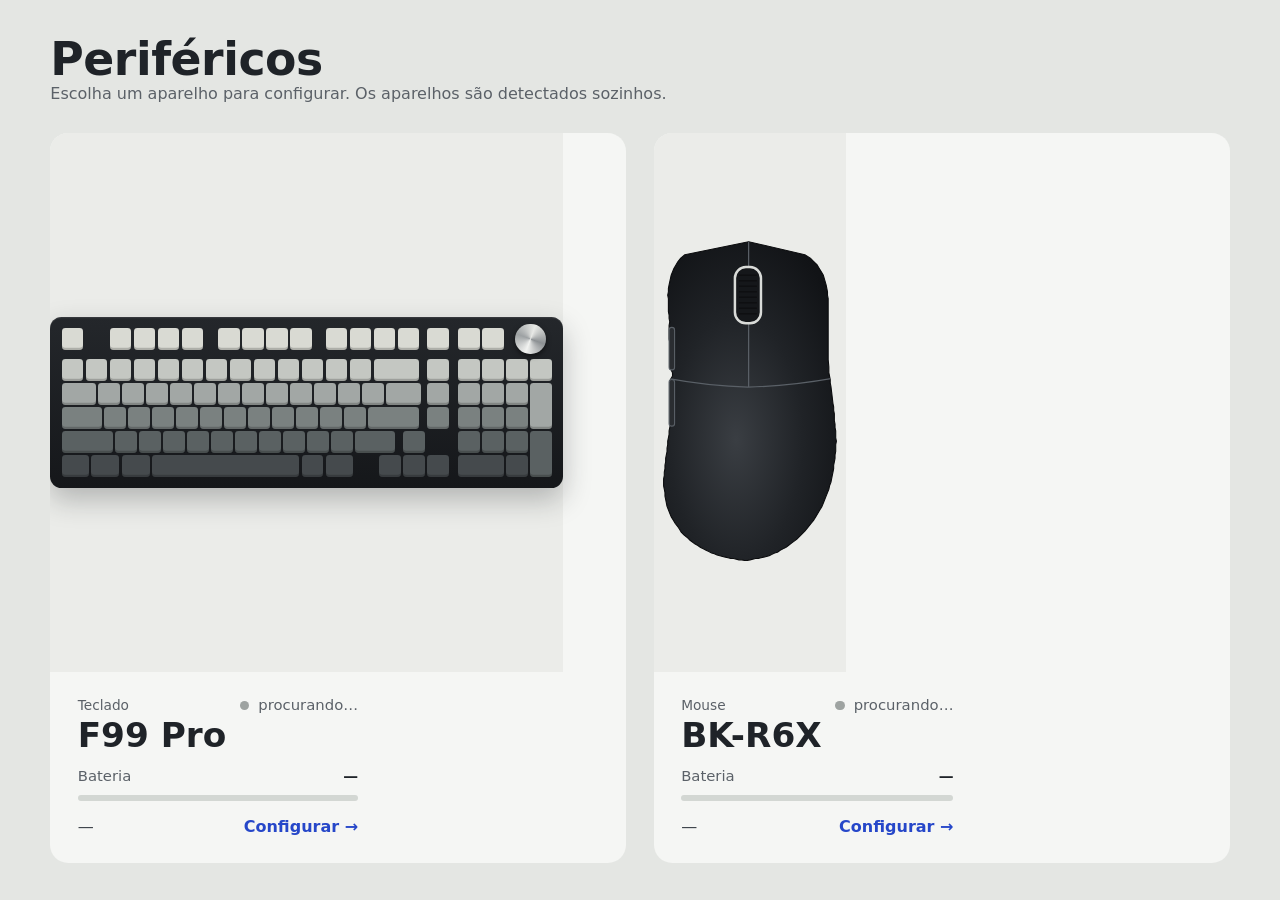
<file: app/ui/index.html>
<!doctype html>
<html lang="pt-BR">
<head>
<meta charset="utf-8">
<title>Gerenciador de Periféricos</title>
<link rel="stylesheet" href="estilo.css">
<script>
// guarda os erros da interface e manda para o registro do Python quando a ponte existir
window.__erros = [];
const __reg = (t) => { window.__erros.push(t); __enviar(); };
function __enviar() { const api = window.pywebview && window.pywebview.api; if (!api || !api.registrar) return setTimeout(__enviar, 300);
  while (window.__erros.length) api.registrar(window.__erros.shift()); }
window.addEventListener("error", (e) => __reg(`ERRO ${e.message} em ${(e.filename || "").split("/").pop()}:${e.lineno}`));
window.addEventListener("unhandledrejection", (e) => __reg(`PROMESSA ${e.reason}`));
</script>
</head>
<body>

<!-- ===================== INÍCIO ===================== -->
<section id="inicio" class="tela ativa" aria-label="Início">
<header class="topo">
<div><h1>Periféricos</h1><span class="sub">Escolha um aparelho para configurar. Os aparelhos são detectados sozinhos.</span></div>
<div style="display: flex; align-items: center; gap: 14px">
<span class="pequeno" id="versao"></span>
</div>
</header>
<div class="cartoes">
<button class="cartao" data-ir="teclado" aria-label="Abrir as configurações do teclado">
<div class="palco"><div id="mini-teclado" aria-hidden="true"></div></div>
<div class="dados">
<div class="linha-nome">
<span class="nome"><span class="pequeno">Teclado</span><b>F99 Pro</b></span>
<span class="status"><span class="ponto" id="t-ponto"></span><span id="t-conexao">procurando…</span></span>
</div>
<div class="bateria"><span class="rotulo"><span class="sub">Bateria</span><b id="t-bat">—</b></span><span class="trilho"><span id="t-bat-barra" style="width: 0%"></span></span></div>
<div class="aviso" id="t-aviso"></div>
<span class="rodape-cartao"><span class="resumo" id="t-resumo">—</span><span class="ir">Configurar →</span></span>
</div>
</button>

<button class="cartao" data-ir="mouse" aria-label="Abrir as configurações do mouse">
<div class="palco">
<svg viewBox="0 0 140 235" width="168" height="282" aria-hidden="true">
<defs>
<radialGradient id="corpo" cx="0.42" cy="0.62" r="0.7"><stop offset="0" style="stop-color: var(--mouse-claro)"/><stop offset="0.55" style="stop-color: var(--mouse-meio)"/><stop offset="1" style="stop-color: var(--mouse-escuro)"/></radialGradient>
<clipPath id="casca"><path d="M69.0 0.5 L22.5 10.0 L19.5 12.5 L17.5 15.0 L16.0 17.5 L14.5 20.0 L13.5 22.5 L12.5 25.0 L11.0 32.0 L10.5 34.5 L10.5 37.0 L10.0 39.5 L10.5 42.0 L10.5 44.5 L10.5 51.5 L11.0 54.0 L11.0 56.5 L11.5 59.0 L11.0 61.5 L11.0 64.0 L11.0 66.5 L11.0 69.0 L11.0 71.5 L11.5 74.0 L11.5 76.5 L11.5 79.0 L11.5 81.5 L11.5 84.0 L11.5 86.5 L11.5 92.0 L13.5 96.0 L13.5 98.5 L12.0 101.0 L12.0 103.5 L12.0 106.0 L12.5 110.0 L13.0 118.5 L13.0 121.0 L12.5 123.5 L12.5 126.0 L12.5 128.5 L12.0 131.0 L12.0 133.5 L11.5 136.0 L11.0 138.5 L11.0 141.0 L10.5 143.5 L10.0 146.0 L10.0 148.5 L9.5 151.0 L9.5 153.5 L9.0 156.0 L8.5 158.5 L8.5 161.0 L8.0 163.5 L8.0 166.0 L7.5 168.5 L7.5 171.0 L7.0 173.5 L7.0 176.0 L7.0 178.5 L7.5 181.0 L8.0 183.5 L8.0 186.0 L8.5 188.5 L9.0 191.0 L9.5 193.5 L10.5 196.0 L11.5 198.5 L12.5 201.0 L14.0 203.5 L15.5 206.0 L17.5 208.5 L18.5 210.0 L20.0 212.5 L22.0 214.5 L24.0 216.0 L26.0 218.0 L28.0 219.5 L30.0 221.0 L32.0 222.0 L34.0 223.5 L36.0 224.5 L38.0 225.5 L40.0 226.5 L42.0 227.5 L44.0 228.0 L46.0 229.0 L48.0 229.5 L50.0 230.0 L52.0 230.5 L54.0 231.0 L56.0 231.5 L58.0 231.5 L60.0 232.0 L62.0 232.5 L64.0 232.5 L66.0 233.0 L68.0 233.0 L70.0 232.5 L72.0 232.0 L74.0 231.5 L76.0 231.5 L78.0 231.0 L80.0 230.5 L82.0 230.0 L84.0 229.5 L86.0 228.5 L88.0 227.5 L90.0 227.0 L92.0 225.5 L94.0 224.5 L96.0 223.5 L98.0 222.0 L100.0 220.5 L102.0 219.0 L104.0 217.5 L106.0 215.5 L108.0 213.5 L110.0 211.5 L112.5 208.5 L114.5 206.0 L116.5 203.5 L118.0 201.0 L119.5 198.5 L121.0 196.0 L122.5 193.5 L123.5 191.0 L124.5 188.5 L125.5 186.0 L126.5 183.5 L127.5 181.0 L128.0 178.5 L129.0 176.0 L129.5 173.5 L130.0 171.0 L130.5 168.5 L131.0 166.0 L131.0 163.5 L131.5 161.0 L132.0 158.5 L132.0 156.0 L132.5 153.5 L132.5 151.0 L132.5 148.5 L133.0 146.0 L132.5 143.5 L132.5 141.0 L132.5 138.5 L132.0 136.0 L132.0 133.5 L131.5 131.0 L131.5 128.5 L131.5 126.0 L131.0 123.5 L131.0 121.0 L130.5 118.5 L129.5 110.0 L129.0 106.0 L128.5 103.5 L128.5 101.0 L128.0 98.5 L127.5 96.0 L127.5 92.0 L127.0 86.5 L127.0 84.0 L127.0 81.5 L127.0 79.0 L127.0 76.5 L127.0 74.0 L127.0 71.5 L127.0 69.0 L127.0 66.5 L127.0 64.0 L127.0 61.5 L127.0 59.0 L127.0 56.5 L127.0 54.0 L127.0 51.5 L127.0 44.5 L127.0 42.0 L126.5 39.5 L126.5 37.0 L126.0 34.5 L125.5 32.0 L123.5 25.0 L122.0 22.5 L120.5 20.0 L119.0 17.5 L116.5 15.0 L114.0 12.5 L110.0 10.0 Z"/></clipPath>
</defs>
<path d="M69.0 0.5 L22.5 10.0 L19.5 12.5 L17.5 15.0 L16.0 17.5 L14.5 20.0 L13.5 22.5 L12.5 25.0 L11.0 32.0 L10.5 34.5 L10.5 37.0 L10.0 39.5 L10.5 42.0 L10.5 44.5 L10.5 51.5 L11.0 54.0 L11.0 56.5 L11.5 59.0 L11.0 61.5 L11.0 64.0 L11.0 66.5 L11.0 69.0 L11.0 71.5 L11.5 74.0 L11.5 76.5 L11.5 79.0 L11.5 81.5 L11.5 84.0 L11.5 86.5 L11.5 92.0 L13.5 96.0 L13.5 98.5 L12.0 101.0 L12.0 103.5 L12.0 106.0 L12.5 110.0 L13.0 118.5 L13.0 121.0 L12.5 123.5 L12.5 126.0 L12.5 128.5 L12.0 131.0 L12.0 133.5 L11.5 136.0 L11.0 138.5 L11.0 141.0 L10.5 143.5 L10.0 146.0 L10.0 148.5 L9.5 151.0 L9.5 153.5 L9.0 156.0 L8.5 158.5 L8.5 161.0 L8.0 163.5 L8.0 166.0 L7.5 168.5 L7.5 171.0 L7.0 173.5 L7.0 176.0 L7.0 178.5 L7.5 181.0 L8.0 183.5 L8.0 186.0 L8.5 188.5 L9.0 191.0 L9.5 193.5 L10.5 196.0 L11.5 198.5 L12.5 201.0 L14.0 203.5 L15.5 206.0 L17.5 208.5 L18.5 210.0 L20.0 212.5 L22.0 214.5 L24.0 216.0 L26.0 218.0 L28.0 219.5 L30.0 221.0 L32.0 222.0 L34.0 223.5 L36.0 224.5 L38.0 225.5 L40.0 226.5 L42.0 227.5 L44.0 228.0 L46.0 229.0 L48.0 229.5 L50.0 230.0 L52.0 230.5 L54.0 231.0 L56.0 231.5 L58.0 231.5 L60.0 232.0 L62.0 232.5 L64.0 232.5 L66.0 233.0 L68.0 233.0 L70.0 232.5 L72.0 232.0 L74.0 231.5 L76.0 231.5 L78.0 231.0 L80.0 230.5 L82.0 230.0 L84.0 229.5 L86.0 228.5 L88.0 227.5 L90.0 227.0 L92.0 225.5 L94.0 224.5 L96.0 223.5 L98.0 222.0 L100.0 220.5 L102.0 219.0 L104.0 217.5 L106.0 215.5 L108.0 213.5 L110.0 211.5 L112.5 208.5 L114.5 206.0 L116.5 203.5 L118.0 201.0 L119.5 198.5 L121.0 196.0 L122.5 193.5 L123.5 191.0 L124.5 188.5 L125.5 186.0 L126.5 183.5 L127.5 181.0 L128.0 178.5 L129.0 176.0 L129.5 173.5 L130.0 171.0 L130.5 168.5 L131.0 166.0 L131.0 163.5 L131.5 161.0 L132.0 158.5 L132.0 156.0 L132.5 153.5 L132.5 151.0 L132.5 148.5 L133.0 146.0 L132.5 143.5 L132.5 141.0 L132.5 138.5 L132.0 136.0 L132.0 133.5 L131.5 131.0 L131.5 128.5 L131.5 126.0 L131.0 123.5 L131.0 121.0 L130.5 118.5 L129.5 110.0 L129.0 106.0 L128.5 103.5 L128.5 101.0 L128.0 98.5 L127.5 96.0 L127.5 92.0 L127.0 86.5 L127.0 84.0 L127.0 81.5 L127.0 79.0 L127.0 76.5 L127.0 74.0 L127.0 71.5 L127.0 69.0 L127.0 66.5 L127.0 64.0 L127.0 61.5 L127.0 59.0 L127.0 56.5 L127.0 54.0 L127.0 51.5 L127.0 44.5 L127.0 42.0 L126.5 39.5 L126.5 37.0 L126.0 34.5 L125.5 32.0 L123.5 25.0 L122.0 22.5 L120.5 20.0 L119.0 17.5 L116.5 15.0 L114.0 12.5 L110.0 10.0 Z" fill="url(#corpo)" stroke="#0B0C0E" stroke-width="0.8" stroke-linejoin="round"/>
<g clip-path="url(#casca)" fill="none" stroke="#5A6067" stroke-width="0.9"><path d="M-2 98 Q38 106 68.5 106.5 Q100 106 142 98"/><path d="M69 -2 V106.5"/></g>
<rect x="59" y="19" width="19" height="41" rx="8" fill="#15171A" stroke="#D9DBD8" stroke-width="1.8"/>
<path d="M62 25 H75 M62 29 H75 M62 33 H75 M62 37 H75 M62 41 H75 M62 45 H75 M62 49 H75 M62 53 H75" stroke="#0E0F11" stroke-width="1.1"/>
<rect x="11" y="63" width="4" height="31" rx="2" fill="#2A2D31" stroke="#5A6067" stroke-width="0.8"/>
<rect x="11" y="101" width="4" height="34" rx="2" fill="#2A2D31" stroke="#5A6067" stroke-width="0.8"/>
</svg>
</div>
<div class="dados">
<div class="linha-nome">
<span class="nome"><span class="pequeno">Mouse</span><b>BK-R6X</b></span>
<span class="status"><span class="ponto" id="m-ponto"></span><span id="m-conexao">procurando…</span></span>
</div>
<div class="bateria"><span class="rotulo"><span class="sub">Bateria</span><b id="m-bat">—</b></span><span class="trilho"><span id="m-bat-barra" style="width: 0%"></span></span></div>
<div class="aviso" id="m-aviso"></div>
<span class="rodape-cartao"><span class="resumo" id="m-resumo">—</span><span class="ir">Configurar →</span></span>
</div>
</button>
</div>
</section>

<!-- ===================== MOUSE ===================== -->
<section id="mouse" class="tela aparelho" aria-label="Mouse">
<nav class="lateral">
<a class="voltar" href="#inicio">← Periféricos</a>
<a class="item-lateral atual" href="#mouse"><span class="l1">Mouse <span class="x-m-bat">—</span></span><span class="pequeno x-m-con">—</span></a>
<a class="item-lateral" href="#teclado"><span class="l1">Teclado <span class="x-t-bat">—</span></span><span class="pequeno x-t-con">—</span></a>
<span class="espaco"></span><span class="pequeno" style="padding: 0 12px">Fica na bandeja ao fechar</span>
</nav>
<main>
<header class="topo">
<div><h1>BK-R6X</h1><span class="sub" id="m-sub">—</span></div>
<span class="chip" id="m-chip" role="status"></span>
</header>
<div class="faixa" id="m-mexa" hidden><span class="pulso"></span>Mexa o mouse: parado, ele não responde pelo receptor. A gravação continua sozinha.</div>
<div class="aviso" id="m-aviso2"></div>

<section class="secao">
<div class="cabeca">
<span><h2>Níveis de DPI</h2><span class="pequeno">Clique numa barra para usar o nível agora. A bolinha é a cor do LED.</span></span>
<button class="botao" id="m-editar-dpi">Editar valores e cores</button>
</div>
<div class="escada" id="escada"></div>
</section>

<div class="duas">
<section class="secao">
<h2>Taxa de resposta</h2>
<div class="segmentos" id="m-polling" role="radiogroup" aria-label="Taxa de resposta"></div>
<label class="campo"><span class="rotulo-campo">Desligar sem uso depois de</span>
<select id="m-sono"></select>
<span class="pequeno">Só no receptor e no Bluetooth. Mexa o mouse para acordar.</span></label>
</section>

<section class="secao">
<div class="cabeca">
<span><h2>Botões</h2><span class="pequeno">No Bluetooth voltam ao padrão; o app troca pelo PC (em breve).</span>
<span class="cor-desenho" role="group" aria-label="Cor do mouse no desenho"><span class="pequeno">Cor do desenho</span><button type="button" class="amostra" data-cor-mouse="202327" style="background:#202327" aria-label="Preto"></button><button type="button" class="amostra" data-cor-mouse="E9EAE7" style="background:#E9EAE7" aria-label="Branco"></button><input type="color" id="cor-mouse" value="#202327" aria-label="Outra cor"></span></span>
<button class="botao primario" id="m-trocar">Trocar função</button>
</div>
<div class="mapa" id="mapa-botoes">
<svg viewBox="0 0 140 235" width="149" height="250" class="mapa-mouse" role="img" aria-label="Mouse visto de cima">
<defs><radialGradient id="corpo2" cx="0.42" cy="0.62" r="0.7"><stop offset="0" style="stop-color: var(--mouse-claro)"/><stop offset="0.55" style="stop-color: var(--mouse-meio)"/><stop offset="1" style="stop-color: var(--mouse-escuro)"/></radialGradient><clipPath id="casca2"><path d="M69.0 0.5 L22.5 10.0 L19.5 12.5 L17.5 15.0 L16.0 17.5 L14.5 20.0 L13.5 22.5 L12.5 25.0 L11.0 32.0 L10.5 34.5 L10.5 37.0 L10.0 39.5 L10.5 42.0 L10.5 44.5 L10.5 51.5 L11.0 54.0 L11.0 56.5 L11.5 59.0 L11.0 61.5 L11.0 64.0 L11.0 66.5 L11.0 69.0 L11.0 71.5 L11.5 74.0 L11.5 76.5 L11.5 79.0 L11.5 81.5 L11.5 84.0 L11.5 86.5 L11.5 92.0 L13.5 96.0 L13.5 98.5 L12.0 101.0 L12.0 103.5 L12.0 106.0 L12.5 110.0 L13.0 118.5 L13.0 121.0 L12.5 123.5 L12.5 126.0 L12.5 128.5 L12.0 131.0 L12.0 133.5 L11.5 136.0 L11.0 138.5 L11.0 141.0 L10.5 143.5 L10.0 146.0 L10.0 148.5 L9.5 151.0 L9.5 153.5 L9.0 156.0 L8.5 158.5 L8.5 161.0 L8.0 163.5 L8.0 166.0 L7.5 168.5 L7.5 171.0 L7.0 173.5 L7.0 176.0 L7.0 178.5 L7.5 181.0 L8.0 183.5 L8.0 186.0 L8.5 188.5 L9.0 191.0 L9.5 193.5 L10.5 196.0 L11.5 198.5 L12.5 201.0 L14.0 203.5 L15.5 206.0 L17.5 208.5 L18.5 210.0 L20.0 212.5 L22.0 214.5 L24.0 216.0 L26.0 218.0 L28.0 219.5 L30.0 221.0 L32.0 222.0 L34.0 223.5 L36.0 224.5 L38.0 225.5 L40.0 226.5 L42.0 227.5 L44.0 228.0 L46.0 229.0 L48.0 229.5 L50.0 230.0 L52.0 230.5 L54.0 231.0 L56.0 231.5 L58.0 231.5 L60.0 232.0 L62.0 232.5 L64.0 232.5 L66.0 233.0 L68.0 233.0 L70.0 232.5 L72.0 232.0 L74.0 231.5 L76.0 231.5 L78.0 231.0 L80.0 230.5 L82.0 230.0 L84.0 229.5 L86.0 228.5 L88.0 227.5 L90.0 227.0 L92.0 225.5 L94.0 224.5 L96.0 223.5 L98.0 222.0 L100.0 220.5 L102.0 219.0 L104.0 217.5 L106.0 215.5 L108.0 213.5 L110.0 211.5 L112.5 208.5 L114.5 206.0 L116.5 203.5 L118.0 201.0 L119.5 198.5 L121.0 196.0 L122.5 193.5 L123.5 191.0 L124.5 188.5 L125.5 186.0 L126.5 183.5 L127.5 181.0 L128.0 178.5 L129.0 176.0 L129.5 173.5 L130.0 171.0 L130.5 168.5 L131.0 166.0 L131.0 163.5 L131.5 161.0 L132.0 158.5 L132.0 156.0 L132.5 153.5 L132.5 151.0 L132.5 148.5 L133.0 146.0 L132.5 143.5 L132.5 141.0 L132.5 138.5 L132.0 136.0 L132.0 133.5 L131.5 131.0 L131.5 128.5 L131.5 126.0 L131.0 123.5 L131.0 121.0 L130.5 118.5 L129.5 110.0 L129.0 106.0 L128.5 103.5 L128.5 101.0 L128.0 98.5 L127.5 96.0 L127.5 92.0 L127.0 86.5 L127.0 84.0 L127.0 81.5 L127.0 79.0 L127.0 76.5 L127.0 74.0 L127.0 71.5 L127.0 69.0 L127.0 66.5 L127.0 64.0 L127.0 61.5 L127.0 59.0 L127.0 56.5 L127.0 54.0 L127.0 51.5 L127.0 44.5 L127.0 42.0 L126.5 39.5 L126.5 37.0 L126.0 34.5 L125.5 32.0 L123.5 25.0 L122.0 22.5 L120.5 20.0 L119.0 17.5 L116.5 15.0 L114.0 12.5 L110.0 10.0 Z"/></clipPath></defs>
<path d="M69.0 0.5 L22.5 10.0 L19.5 12.5 L17.5 15.0 L16.0 17.5 L14.5 20.0 L13.5 22.5 L12.5 25.0 L11.0 32.0 L10.5 34.5 L10.5 37.0 L10.0 39.5 L10.5 42.0 L10.5 44.5 L10.5 51.5 L11.0 54.0 L11.0 56.5 L11.5 59.0 L11.0 61.5 L11.0 64.0 L11.0 66.5 L11.0 69.0 L11.0 71.5 L11.5 74.0 L11.5 76.5 L11.5 79.0 L11.5 81.5 L11.5 84.0 L11.5 86.5 L11.5 92.0 L13.5 96.0 L13.5 98.5 L12.0 101.0 L12.0 103.5 L12.0 106.0 L12.5 110.0 L13.0 118.5 L13.0 121.0 L12.5 123.5 L12.5 126.0 L12.5 128.5 L12.0 131.0 L12.0 133.5 L11.5 136.0 L11.0 138.5 L11.0 141.0 L10.5 143.5 L10.0 146.0 L10.0 148.5 L9.5 151.0 L9.5 153.5 L9.0 156.0 L8.5 158.5 L8.5 161.0 L8.0 163.5 L8.0 166.0 L7.5 168.5 L7.5 171.0 L7.0 173.5 L7.0 176.0 L7.0 178.5 L7.5 181.0 L8.0 183.5 L8.0 186.0 L8.5 188.5 L9.0 191.0 L9.5 193.5 L10.5 196.0 L11.5 198.5 L12.5 201.0 L14.0 203.5 L15.5 206.0 L17.5 208.5 L18.5 210.0 L20.0 212.5 L22.0 214.5 L24.0 216.0 L26.0 218.0 L28.0 219.5 L30.0 221.0 L32.0 222.0 L34.0 223.5 L36.0 224.5 L38.0 225.5 L40.0 226.5 L42.0 227.5 L44.0 228.0 L46.0 229.0 L48.0 229.5 L50.0 230.0 L52.0 230.5 L54.0 231.0 L56.0 231.5 L58.0 231.5 L60.0 232.0 L62.0 232.5 L64.0 232.5 L66.0 233.0 L68.0 233.0 L70.0 232.5 L72.0 232.0 L74.0 231.5 L76.0 231.5 L78.0 231.0 L80.0 230.5 L82.0 230.0 L84.0 229.5 L86.0 228.5 L88.0 227.5 L90.0 227.0 L92.0 225.5 L94.0 224.5 L96.0 223.5 L98.0 222.0 L100.0 220.5 L102.0 219.0 L104.0 217.5 L106.0 215.5 L108.0 213.5 L110.0 211.5 L112.5 208.5 L114.5 206.0 L116.5 203.5 L118.0 201.0 L119.5 198.5 L121.0 196.0 L122.5 193.5 L123.5 191.0 L124.5 188.5 L125.5 186.0 L126.5 183.5 L127.5 181.0 L128.0 178.5 L129.0 176.0 L129.5 173.5 L130.0 171.0 L130.5 168.5 L131.0 166.0 L131.0 163.5 L131.5 161.0 L132.0 158.5 L132.0 156.0 L132.5 153.5 L132.5 151.0 L132.5 148.5 L133.0 146.0 L132.5 143.5 L132.5 141.0 L132.5 138.5 L132.0 136.0 L132.0 133.5 L131.5 131.0 L131.5 128.5 L131.5 126.0 L131.0 123.5 L131.0 121.0 L130.5 118.5 L129.5 110.0 L129.0 106.0 L128.5 103.5 L128.5 101.0 L128.0 98.5 L127.5 96.0 L127.5 92.0 L127.0 86.5 L127.0 84.0 L127.0 81.5 L127.0 79.0 L127.0 76.5 L127.0 74.0 L127.0 71.5 L127.0 69.0 L127.0 66.5 L127.0 64.0 L127.0 61.5 L127.0 59.0 L127.0 56.5 L127.0 54.0 L127.0 51.5 L127.0 44.5 L127.0 42.0 L126.5 39.5 L126.5 37.0 L126.0 34.5 L125.5 32.0 L123.5 25.0 L122.0 22.5 L120.5 20.0 L119.0 17.5 L116.5 15.0 L114.0 12.5 L110.0 10.0 Z" fill="url(#corpo2)" stroke="#0B0C0E" stroke-width="0.8" stroke-linejoin="round"/>
<g clip-path="url(#casca2)">
<path class="zona" data-botao="1" d="M-2 -2 H68.5 V106.5 Q38 106 -2 98 Z"/>
<path class="zona" data-botao="2" d="M69.5 -2 H142 V98 Q100 106 69.5 106.5 Z"/>
</g>
<rect class="zona roda" data-botao="3" x="59" y="19" width="19" height="41" rx="8"/>
<path d="M62 25 H75 M62 29 H75 M62 33 H75 M62 37 H75 M62 41 H75 M62 45 H75 M62 49 H75 M62 53 H75" stroke="#0E0F11" stroke-width="1.1" pointer-events="none"/>
<rect class="zona" data-botao="4" x="11" y="63" width="4" height="31" rx="2"/>
<rect class="zona" data-botao="5" x="11" y="101" width="4" height="34" rx="2"/>
<circle class="zona embaixo" data-botao="6" cx="95.5" cy="111" r="7"/>
</svg>
<svg class="mapa-linhas" width="432" height="280" aria-hidden="true" id="mapa-linhas"></svg>
<div id="mapa-rotulos"></div>
</div>
</section>
</div>
</main>
</section>

<!-- diálogo: editar DPI -->
<dialog id="dlg-dpi" aria-labelledby="dlg-dpi-titulo">
<form method="dialog" class="dialogo">
<header class="cabeca"><span><h2 id="dlg-dpi-titulo">Níveis de DPI</h2><span class="pequeno">O botão de DPI embaixo do mouse percorre os níveis ativos, nesta ordem.</span></span>
<button class="fechar" value="cancelar" aria-label="Fechar sem gravar">✕</button></header>
<div class="cabeca"><b>Quantos níveis o botão usa</b><div class="segmentos" id="dpi-niveis" role="radiogroup" aria-label="Quantidade de níveis"></div></div>
<div class="tabela-dpi">
<span class="pequeno">Nível</span><span class="pequeno">DPI</span><span class="pequeno">Cor do LED</span><span class="pequeno" style="text-align: right">Usar agora</span>
<div id="dpi-linhas" style="display: contents"></div>
</div>
<span class="pequeno">De 50 a 18.000. O mouse aceita passos de 50 até 10.000, de 100 até 12.000 e de 1.000 acima disso; o app arredonda sozinho.</span>
<div class="erro" id="dpi-erro"></div>
<footer class="cabeca">
<button type="button" class="link" id="dpi-padrao">Voltar ao padrão de fábrica</button>
<span class="botoes"><button class="botao" value="cancelar">Cancelar</button><button type="button" class="botao primario" id="dpi-gravar">Gravar no mouse</button></span>
</footer>
</form>
</dialog>

<!-- diálogo: editar macro do teclado (fora da aba Teclas para não mudar a altura da tela) -->
<dialog id="dlg-macro" aria-labelledby="dlg-macro-titulo">
<form method="dialog" class="dialogo">
<header class="cabeca"><span><h2 id="dlg-macro-titulo">Macro</h2><span class="pequeno">Gravada no teclado; roda sem o app aberto.</span></span>
<button class="fechar" value="cancelar" aria-label="Fechar sem salvar">✕</button></header>
<label class="campo"><span class="rotulo-campo">Nome da macro (até 16 letras)</span><input id="m-nome" maxlength="16" type="text"></label>
<button type="button" class="captura" id="m-gravar-seq">Clique aqui e aperte as teclas da macro</button>
<ol class="lista-trocas" id="m-eventos"></ol>
<span class="pequeno" id="m-info"></span>
<div class="erro" id="m-erro"></div>
<footer class="cabeca">
<span></span>
<span class="botoes"><button class="botao" value="cancelar">Cancelar</button><button type="button" class="botao primario" id="m-salvar">Salvar macro</button></span>
</footer>
</form>
</dialog>

<!-- diálogo: trocar função -->
<dialog id="dlg-funcao" aria-labelledby="dlg-funcao-titulo">
<form method="dialog" class="dialogo largo">
<header class="cabeca"><span><span class="pequeno" id="fn-qual">—</span><h2 id="dlg-funcao-titulo">Trocar função</h2></span>
<span class="agora">Agora<b id="fn-agora">—</b></span>
<button class="fechar" value="cancelar" aria-label="Fechar sem gravar">✕</button></header>
<div class="funcao-corpo">
<nav class="categorias" id="fn-categorias" aria-label="Tipos de função"></nav>
<div class="funcao-opcoes">
<span class="pequeno" id="fn-dica"></span>
<div id="fn-opcoes" class="grade-opcoes"></div>
<div id="fn-tecla" hidden>
<b>Modificadores</b>
<div class="segmentos soltos" id="fn-mods"></div>
<b>Tecla</b>
<button type="button" class="captura" id="fn-capturar">Clique aqui e aperte a tecla</button>
<span>Resultado: <b class="combo" id="fn-combo">—</b></span>
</div>
</div>
</div>
<div class="erro" id="fn-erro"></div>
<footer class="cabeca">
<button type="button" class="link" id="fn-padrao">Voltar ao padrão</button>
<span class="botoes"><button class="botao" value="cancelar">Cancelar</button><button type="button" class="botao primario" id="fn-gravar">Gravar no mouse</button></span>
</footer>
</form>
</dialog>

<!-- ===================== TECLADO ===================== -->
<section id="teclado" class="tela aparelho" aria-label="Teclado" data-aba="luz">
<nav class="lateral">
<a class="voltar" href="#inicio">← Periféricos</a>
<a class="item-lateral" href="#mouse"><span class="l1">Mouse <span class="x-m-bat">—</span></span><span class="pequeno x-m-con">—</span></a>
<a class="item-lateral atual" href="#teclado"><span class="l1">Teclado <span class="x-t-bat">—</span></span><span class="pequeno x-t-con">—</span></a>
<span class="espaco"></span><span class="pequeno" style="padding: 0 12px">Fica na bandeja ao fechar</span>
</nav>
<main>
<header class="topo">
<div><h1>F99 Pro</h1><span class="sub" id="t-sub">—</span></div>
<span style="display: flex; align-items: center; gap: 14px">
<span class="chip" id="t-chip" role="status"></span>
<span class="segmentos" role="tablist" aria-label="Seções do teclado" id="t-abas">
<button role="tab" data-aba="luz" aria-selected="true">Luz</button>
<button role="tab" data-aba="geral" aria-selected="false">Geral</button>
<button role="tab" data-aba="teclas" aria-selected="false">Teclas</button>
</span>
</span>
</header>
<div class="aviso" id="t-aviso2"></div>

<section aria-label="Desenho do teclado" class="palco-teclado"><div id="teclado-grande"></div></section>

<div class="aba" data-aba="luz">
<div class="duas-luz">
<section class="secao">
<div class="abas-grupo" role="tablist" aria-label="Grupos de efeitos" id="t-grupos"></div>
<div class="cartoes-efeito" id="t-efeitos"></div>
</section>
<section class="secao painel-efeito" aria-live="polite">
<span class="cabeca"><h2 id="t-ef-nome">—</h2><span class="pequeno" id="t-ef-orig"></span></span>
<span class="pequeno" id="t-ef-desc"></span>
<a class="botao primario" id="t-pintar" href="#luz-por-tecla" style="display: flex; align-items: center; justify-content: center; text-decoration: none">Pintar tecla por tecla</a>
<div class="campo" id="t-c-brilho"><span class="rotulo-campo">Brilho</span><div class="segmentos" id="t-brilho" role="radiogroup" aria-label="Brilho"></div></div>
<div class="campo" id="t-c-vel"><span class="rotulo-campo">Velocidade</span><div class="segmentos" id="t-vel" role="radiogroup" aria-label="Velocidade"></div></div>
<div class="campo" id="t-c-cor"><span class="rotulo-campo">Cor</span>
<div class="paleta" id="t-paleta"></div>
<label class="linha-check" id="t-c-colorido"><input type="checkbox" id="t-colorido"><span>Cores aleatórias</span></label>
</div>
<div class="erro" id="t-erro"></div>
<span class="botoes" style="margin-top: auto">
<button class="botao" id="t-desfazer" disabled>Desfazer</button>
<button class="botao primario" id="t-gravar" disabled>Gravar no teclado</button>
</span>
<!-- efeito do app (cor ao vivo): cobre o painel inteiro, para a altura da tela não mudar -->
<div class="painel-app" id="t-app" hidden>
<span class="cabeca"><h2 id="a-nome">Música</h2><span class="pequeno">efeito do app</span></span>
<span class="pequeno" id="a-desc"></span>
<div class="campo"><span class="rotulo-campo">Modo</span><div class="segmentos" id="a-modo" role="radiogroup" aria-label="Modo"></div></div>
<div class="campo"><span class="rotulo-campo">Sensibilidade</span><div class="segmentos" id="a-sens" role="radiogroup" aria-label="Sensibilidade"></div></div>
<div class="campo"><span class="rotulo-campo">Cor</span>
<div class="paleta" id="a-paleta"></div>
<label class="linha-check"><input type="checkbox" id="a-colorido"><span>Colorido</span></label>
</div>
<span class="pequeno" id="a-situacao"></span>
<div class="erro" id="a-erro"></div>
<span class="botoes" style="margin-top: auto">
<button class="botao" id="a-desligar">Desligar</button>
<button class="botao primario" id="a-ligar">Ligar no teclado</button>
</span>
</div>
</section>
</div>
</div>

<div class="aba" data-aba="geral" hidden>
<div class="grade-geral">
<section class="secao"><label class="campo"><span class="rotulo-campo">Apagar sem uso depois de</span><select id="t-sono"></select>
<span class="pequeno">Só sem fio. Qualquer tecla acorda.</span></label></section>
<section class="secao"><div class="campo"><span class="rotulo-campo">Filtro de toque duplo (debounce)</span>
<div class="segmentos" id="t-debounce" role="radiogroup" aria-label="Debounce"></div>
<span class="pequeno">1 = mais rápido, 4 = mais seguro. Suba se uma tecla digitar duas vezes.</span></div></section>
<section class="secao"><div class="campo"><span class="rotulo-campo">Teclado</span>
<span>Firmware <b id="t-fw">—</b></span><span class="pequeno">Lido às <span id="t-lido">—</span></span></div></section>
</div>
</div>

<div class="aba" data-aba="teclas" hidden>
<section aria-label="Teclado: escolha a tecla" class="palco-teclado"><div id="teclado-teclas"></div></section>
<div class="duas-teclas">
<section class="secao">
<div class="cabeca"><span><h2 id="k-titulo">Escolha uma tecla no desenho</h2><span class="pequeno" id="k-agora"></span></span></div>
<div class="segmentos" id="k-tipos" role="radiogroup" aria-label="O que a tecla faz">
<button type="button" role="radio" data-tipo="padrao">Padrão</button>
<button type="button" role="radio" data-tipo="tecla">Outra tecla ou atalho</button>
<button type="button" role="radio" data-tipo="midia">Multimídia</button>
<button type="button" role="radio" data-tipo="macro">Macro</button>
<button type="button" role="radio" data-tipo="desativar">Desativar</button>
</div>
<div id="k-tecla" class="linha-tecla" hidden>
<div class="segmentos soltos" id="k-mods"></div>
<button type="button" class="captura" id="k-capturar">Clique aqui e aperte a tecla</button>
<b class="combo" id="k-combo">—</b>
</div>
<div id="k-midia" hidden><select id="k-lista-midia" aria-label="Função multimídia"></select></div>
<div id="k-macro" hidden>
<div class="linha-tecla" id="m-escolha">
<select id="k-lista-macro" aria-label="Macro desta tecla"></select>
<button type="button" class="botao" id="m-nova">Nova</button>
<button type="button" class="botao" id="m-editar">Editar</button>
<button type="button" class="botao" id="m-excluir">Excluir</button>
<span id="m-rotulo-vezes" class="linha-modo">
<select id="m-modo" aria-label="Como a macro repete">
<option value="vezes">Repetir um número de vezes</option>
<option value="segurar">Repetir enquanto segurar a tecla</option>
<option value="ate_outra">Repetir até apertar outra tecla</option>
</select>
<label id="m-rotulo-num"><input id="m-vezes" type="number" min="1" max="99" value="1" aria-label="Quantas vezes a macro roda"> vez(es)</label>
</span>
</div>
<span class="pequeno">A macro é gravada no teclado e roda sem o app aberto.</span>
</div>
<div class="erro" id="k-erro"></div>
</section>
<section class="secao">
<div class="cabeca"><h2>Teclas trocadas</h2><span class="pequeno" id="k-conta">nenhuma</span></div>
<span class="pequeno">Não funcionou? Aperte <b>Fn + W</b>: as trocas só valem no modo Windows (Fn + Q é o modo Mac).</span>
<ul class="lista-trocas" id="k-lista"></ul>
<span class="botoes" style="margin-top: auto">
<button type="button" class="botao" id="k-tudo-padrao">Voltar tudo ao padrão</button>
<button type="button" class="botao primario" id="k-gravar" disabled>Gravar no teclado</button>
</span>
</section>
</div>
</div>
</main>
</section>

<!-- ===================== LUZ POR TECLA ===================== -->
<section id="luz-por-tecla" class="tela" aria-label="Luz por tecla">
<main class="pintar">
<header class="topo">
<div><a class="voltar" href="#teclado" style="padding: 0; min-height: 32px">← Teclado</a>
<h1>Luz por tecla</h1><span class="sub">Escolha uma cor embaixo e clique nas teclas para pintar.</span></div>
<span style="display: flex; align-items: center; gap: 14px">
<span class="chip" id="p-chip" role="status"></span>
<span class="segmentos" role="radiogroup" aria-label="Ferramenta" id="p-ferramenta">
<button type="button" role="radio" data-ferramenta="pintar" aria-checked="true">Pintar</button>
<button type="button" role="radio" data-ferramenta="apagar" aria-checked="false">Apagar</button>
</span>
</span>
</header>
<section aria-label="Teclado para pintar" class="palco-teclado"><div id="teclado-pintar"></div></section>
<div class="duas-pintar">
<section class="secao">
<div class="cabeca"><span style="display: flex; flex-direction: row; align-items: center; gap: 12px">
<span class="amostra-grande" id="p-pincel"></span><span style="display: flex; flex-direction: column"><b>Cor do pincel</b><span class="pequeno" id="p-hex">—</span></span></span>
<input type="color" id="p-cor" aria-label="Escolher outra cor"></div>
<div class="paleta" id="p-paleta"></div>
</section>
<section class="secao">
<b>Atalhos</b>
<button type="button" class="botao" id="p-todas">Pintar todas com esta cor</button>
<button type="button" class="botao" id="p-wasd">Destacar WASD e setas</button>
<button type="button" class="botao" id="p-limpar">Apagar todas</button>
</section>
</div>
<footer class="cabeca">
<span class="pequeno">Gravar liga o efeito "Por tecla". O teclado não devolve as cores, então o app guarda uma cópia no PC.</span>
<span class="botoes"><a class="botao" href="#teclado" style="display: flex; align-items: center; text-decoration: none">Cancelar</a>
<button type="button" class="botao primario" id="p-gravar">Gravar no teclado</button></span>
</footer>
<div class="erro" id="p-erro"></div>
</main>
</section>

<script src="app.js"></script>
<script src="mouse.js"></script>
<script src="teclado.js"></script>
<script src="pintar.js"></script>
<script src="teclas.js"></script>
</body>
</html>
</file>
<file: app/ui/estilo.css>
/* Gerenciador de Periféricos — visual "painel de bancada" do protótipo aprovado */
:root {
  --mouse-claro: #3A3E43; --mouse-meio: #202327; --mouse-escuro: #111316; /* cor do desenho do mouse */
  --fundo: #E4E6E3;
  --painel: #F5F6F4;
  --palco: #EBECE9;
  --texto: #1F2328;
  --texto-2: #3E444B;
  --apagado: #5B6168;
  --linha: #C6CAC6;
  --linha-2: #DDE0DC;
  --trilho: #D3D7D3;
  --cobalto: #2647C9;
  --cobalto-claro: #E3E8FA;
  --ok: #2E7D4F;
  --alerta: #8A4C06;
  --alerta-fundo: #FFF4E5;
  --fonte: "Segoe UI Variable Text", "Segoe UI", system-ui, sans-serif;
  --fonte-titulo: "Segoe UI Variable Display", "Segoe UI", system-ui, sans-serif;
}

* { box-sizing: border-box; }
html, body { margin: 0; height: 100%; overflow: hidden; } /* nada de rolagem: o app ajusta o zoom (app.js) */
body {
  background: var(--fundo); color: var(--texto);
  font: 14px/1.45 var(--fonte);
  -webkit-font-smoothing: antialiased; user-select: none;
}
button, a { font: inherit; color: inherit; }
:focus-visible { outline: 2px solid var(--cobalto); outline-offset: 2px; }
.tela { display: none; height: 100%; }
.tela.ativa { display: flex; }

/* ---------- início ---------- */
#inicio { flex-direction: column; gap: 24px; padding: 32px 44px; }
.topo { display: flex; justify-content: space-between; align-items: flex-end; gap: 16px; }
h1 { margin: 0; font: 700 40px/1 var(--fonte-titulo); letter-spacing: -0.01em; }
.sub { color: var(--apagado); }
.pequeno { font-size: 12px; color: var(--apagado); }
.cartoes { display: grid; grid-template-columns: repeat(2, minmax(0, 1fr)); gap: 24px; flex: 1; min-height: 0; }
.cartao {
  display: flex; flex-direction: column; border-radius: 16px; background: var(--painel);
  text-decoration: none; overflow: hidden; border: 0; padding: 0; text-align: left; cursor: pointer;
  transition: box-shadow .15s ease, transform .15s ease;
}
.cartao:hover { box-shadow: 0 0 0 2px var(--cobalto), 0 12px 28px rgba(31,35,40,.16); transform: translateY(-2px); }
.palco { flex: 1; min-height: 220px; display: flex; align-items: center; justify-content: center; background: var(--palco); }
.dados { padding: 20px 24px 22px; display: flex; flex-direction: column; gap: 12px; }
.linha-nome { display: flex; justify-content: space-between; align-items: baseline; gap: 12px; }
.nome { display: flex; flex-direction: column; gap: 2px; }
.nome b { font: 700 30px/1 var(--fonte-titulo); }
.status { display: flex; gap: 8px; align-items: center; font-size: 13px; color: var(--apagado); white-space: nowrap; }
.ponto { width: 8px; height: 8px; border-radius: 4px; background: #9EA3A1; }
.ponto.on { background: var(--ok); }
.bateria { display: flex; flex-direction: column; gap: 6px; }
.bateria .rotulo { display: flex; justify-content: space-between; font-size: 13px; }
.bateria .rotulo b { font-variant-numeric: tabular-nums; }
.trilho { height: 6px; border-radius: 3px; background: var(--trilho); display: flex; }
.trilho span { border-radius: 3px; background: var(--texto); }
.trilho span.baixa { background: #B4640A; }
.rodape-cartao { display: flex; justify-content: space-between; align-items: center; gap: 12px; }
.resumo { color: var(--texto-2); font-variant-numeric: tabular-nums; }
.ir { color: var(--cobalto); font-weight: 600; }
.aviso {
  font-size: 12px; color: var(--alerta); background: var(--alerta-fundo); border: 1px solid #F0C98A;
  border-radius: 8px; padding: 6px 10px;
}
.aviso:empty { display: none; }

/* ---------- telas dos aparelhos ---------- */
.aparelho { width: 100%; }
nav.lateral {
  width: 232px; flex-shrink: 0; padding: 24px 16px; display: flex; flex-direction: column; gap: 8px;
  border-right: 1px solid var(--linha);
}
.voltar { display: flex; align-items: center; min-height: 44px; padding: 0 12px; font-size: 15px; font-weight: 600;
  text-decoration: none; border-radius: 10px; }
.voltar:hover { background: var(--painel); }
.item-lateral { display: flex; flex-direction: column; gap: 6px; padding: 14px 12px; border-radius: 10px;
  text-decoration: none; }
.item-lateral.atual { background: var(--painel); }
.item-lateral .l1 { display: flex; justify-content: space-between; align-items: baseline; font-weight: 600; font-size: 15px; }
.item-lateral .l1 span { font-weight: 400; font-size: 13px; font-variant-numeric: tabular-nums; }
.espaco { flex: 1; }
main { flex: 1; min-width: 0; padding: 28px 36px; display: flex; flex-direction: column; gap: 18px; overflow: hidden; }
.tela.medindo main { overflow: visible; flex: none; }
.secao { background: var(--painel); border-radius: 14px; padding: 18px 22px; display: flex; flex-direction: column; gap: 12px; }
.secao h2 { margin: 0; font-size: 16px; font-weight: 600; }
.grade { display: grid; grid-template-columns: repeat(3, minmax(0, 1fr)); gap: 18px; }
.valor { display: flex; flex-direction: column; gap: 2px; }
.valor b { font: 700 24px/1.1 var(--fonte-titulo); font-variant-numeric: tabular-nums; }
.escada { display: grid; grid-template-columns: repeat(6, minmax(0, 1fr)); gap: 14px; align-items: end; height: 150px; }
.degrau { display: flex; flex-direction: column; justify-content: flex-end; gap: 8px; height: 100%; }
.degrau .num { display: flex; align-items: center; gap: 8px; font: 500 22px/1 var(--fonte-titulo); font-variant-numeric: tabular-nums; }
.degrau.ativo .num { color: var(--cobalto); font-weight: 700; font-size: 28px; }
.degrau.fora { opacity: .4; }
.led { flex-shrink: 0; width: 12px; height: 12px; border-radius: 50%; box-shadow: inset 0 0 0 1px rgba(0,0,0,.3); }
.barra { display: block; border-radius: 6px 6px 2px 2px; background: var(--trilho); }
.degrau.ativo .barra { background: var(--cobalto); }
.cor-amostra { display: inline-block; width: 18px; height: 18px; border-radius: 5px; vertical-align: -3px;
  box-shadow: inset 0 0 0 1px rgba(0,0,0,.3); margin-right: 6px; }
.selo { align-self: flex-start; font-size: 12px; color: var(--apagado); border: 1px solid var(--linha);
  border-radius: 999px; padding: 2px 10px; background: #FFFFFF; }
.botao { min-height: 40px; padding: 0 16px; border-radius: 10px; border: 1px solid var(--linha); background: #FFFFFF;
  cursor: pointer; }
.botao:hover { border-color: var(--cobalto); }

@media (prefers-reduced-motion: reduce) { * { transition: none !important; } }

/* ---------- fase 2: edição do mouse ---------- */
.cabeca { display: flex; justify-content: space-between; align-items: center; gap: 16px; }
.cabeca > span { display: flex; flex-direction: column; }
.duas { display: grid; grid-template-columns: 300px minmax(0, 1fr); gap: 18px; align-items: start; }
.botao.primario { background: var(--cobalto); border-color: var(--cobalto); color: #FFFFFF; font-weight: 600; }
.botao.primario:hover { background: #1A3396; }
.botao:disabled { opacity: .55; cursor: default; }
.botao.primario:disabled { background: #FFFFFF; color: var(--apagado); border-color: var(--linha); font-weight: 400; opacity: 1; }
.link { border: 0; background: none; color: var(--cobalto); cursor: pointer; min-height: 40px; padding: 0 12px; }
.chip { font-size: 13px; color: var(--apagado); white-space: nowrap; display: flex; align-items: center; gap: 8px; }
.chip::before { content: ""; width: 8px; height: 8px; border-radius: 4px; background: #9EA3A1; }
.chip:empty { display: none; }
.chip.ok::before { background: var(--ok); }
.chip.trabalhando::before { background: var(--cobalto); animation: piscar 1s infinite; }
.chip.falha { color: #B3261E; }
.chip.falha::before { background: #B3261E; }
.faixa { display: flex; align-items: center; gap: 10px; background: var(--cobalto-claro); color: #1A3396;
  border-radius: 10px; padding: 10px 14px; font-size: 13px; }
.faixa[hidden] { display: none; }
.pulso { width: 10px; height: 10px; border-radius: 50%; background: var(--cobalto); animation: piscar 1s infinite; }
@keyframes piscar { 50% { opacity: .3; } }
.erro { font-size: 13px; color: #B3261E; }
.erro:empty { display: none; }

.escada { height: 130px; }
button.degrau { border: 0; background: none; padding: 0; cursor: pointer; text-align: left; color: inherit; }
button.degrau:disabled { cursor: default; }
button.degrau:not(.ativo):not(:disabled):hover .barra { background: #B9BEBA; }
.led { box-shadow: inset 0 0 0 1.5px rgba(0, 0, 0, .45); }

.segmentos { display: grid; grid-auto-flow: column; grid-auto-columns: minmax(0, 1fr); gap: 4px;
  background: var(--fundo); border-radius: 10px; padding: 4px; }
.segmentos button { min-height: 38px; border: 0; border-radius: 7px; background: transparent; cursor: pointer;
  font-variant-numeric: tabular-nums; padding: 0 10px; }
.segmentos button[aria-checked="true"], .segmentos button[aria-pressed="true"] {
  background: #FFFFFF; color: var(--cobalto); font-weight: 600; box-shadow: 0 1px 2px rgba(31, 35, 40, .18); }
.segmentos.soltos { grid-auto-columns: 76px; justify-content: start; }
.campo { display: flex; flex-direction: column; gap: 6px; }
.rotulo-campo { font-weight: 600; }
select, input[type=number] { min-height: 40px; border: 1px solid var(--linha); border-radius: 9px; background: #FFFFFF;
  padding: 0 10px; font: inherit; color: var(--texto); }

.mapa { position: relative; width: 432px; height: 280px; align-self: center; }
.mapa-mouse { position: absolute; left: 141px; top: 15px; overflow: visible; }
.mapa-linhas { position: absolute; left: 0; top: 0; pointer-events: none; overflow: visible; }
.zona { cursor: pointer; fill: rgba(255, 255, 255, .04); stroke: #5A6067; stroke-width: 1; }
.zona.roda { fill: #15171A; stroke: #D9DBD8; stroke-width: 1.8; }
.zona.embaixo { fill: transparent; stroke: #6B7177; stroke-dasharray: 2 2; }
.zona.sel { fill: var(--cobalto); stroke: #9FB2F5; }
.rotulo-botao { position: absolute; display: flex; flex-direction: column; justify-content: center; align-items: flex-start;
  padding: 4px 10px; border-radius: 8px; border: 1px solid var(--linha); background: #FFFFFF; cursor: pointer; text-align: left; }
.rotulo-botao b, .rotulo-botao .pequeno { max-width: 100%; white-space: nowrap; overflow: hidden; text-overflow: ellipsis; }
.rotulo-botao b { font-size: 13px; line-height: 1.25; }
.rotulo-botao .pequeno { font-size: 11px; line-height: 1.25; }
.rotulo-botao.sel { background: var(--cobalto); border-color: var(--cobalto); color: #FFFFFF; }
.rotulo-botao.sel .pequeno { color: #D6DEFB; }

dialog { border: 0; padding: 0; border-radius: 16px; background: var(--painel); color: var(--texto);
  box-shadow: 0 24px 60px rgba(20, 22, 25, .35); }
dialog::backdrop { background: rgba(31, 35, 40, .45); }
.dialogo { width: 640px; padding: 22px 26px 18px; display: flex; flex-direction: column; gap: 14px; }
.dialogo.largo { width: 760px; }
.dialogo h2 { margin: 0; font: 700 24px/1.1 var(--fonte-titulo); }
.fechar { width: 44px; height: 44px; border: 0; border-radius: 10px; background: none; cursor: pointer; font-size: 16px; color: var(--texto-2); }
.fechar:hover { background: var(--fundo); }
.botoes { display: flex; gap: 8px; }
footer.cabeca { border-top: 1px solid var(--linha-2); padding-top: 14px; }
.tabela-dpi { display: grid; grid-template-columns: 60px 1fr 120px 90px; gap: 6px 12px; align-items: center; }
.tabela-dpi input[type=number] { width: 140px; font-weight: 600; }
.tabela-dpi input[type=color] { width: 64px; height: 36px; border: 1px solid var(--linha); border-radius: 8px; background: #FFFFFF;
  padding: 3px; cursor: pointer; }
.tabela-dpi .fora, .tabela-dpi :disabled { opacity: .4; }
.radio-celula { display: flex; justify-content: flex-end; }
.radio-celula input { width: 18px; height: 18px; accent-color: var(--cobalto); }
.agora { display: flex; flex-direction: column; align-items: flex-end; font-size: 12px; color: var(--apagado); margin-left: auto; }
.agora b { font-size: 14px; color: var(--texto); }
.funcao-corpo { display: flex; min-height: 300px; border-top: 1px solid var(--linha-2); border-bottom: 1px solid var(--linha-2);
  margin: 0 -26px; }
.categorias { width: 190px; flex-shrink: 0; padding: 12px; display: flex; flex-direction: column; gap: 2px;
  border-right: 1px solid var(--linha-2); }
.categoria { min-height: 40px; padding: 0 14px; border: 0; border-radius: 8px; background: none; cursor: pointer; text-align: left; }
.categoria.atual { background: var(--cobalto-claro); color: var(--cobalto); font-weight: 600; box-shadow: inset 3px 0 0 var(--cobalto); }
.funcao-opcoes { flex: 1; padding: 16px 22px; display: flex; flex-direction: column; gap: 12px; }
.funcao-opcoes [hidden] { display: none; }
#fn-tecla { display: flex; flex-direction: column; gap: 10px; }
.grade-opcoes { display: grid; grid-template-columns: repeat(2, minmax(0, 1fr)); gap: 8px; }
.grade-opcoes:empty { display: none; }
.opcao { min-height: 44px; padding: 0 14px; border-radius: 10px; border: 1px solid var(--linha); background: #FFFFFF;
  cursor: pointer; text-align: left; }
.opcao[aria-pressed="true"] { background: var(--cobalto); border-color: var(--cobalto); color: #FFFFFF; font-weight: 600; }
.opcao:disabled { opacity: .5; cursor: default; }
.captura { min-height: 60px; border: 2px dashed #9EA3A1; border-radius: 12px; background: #FFFFFF; cursor: pointer; font-size: 15px; }
.captura.ouvindo { border-color: var(--cobalto); color: var(--cobalto); animation: piscar 1.2s infinite; }
.combo { font: 700 18px var(--fonte-titulo); }

/* ---------- fase 3: teclado ---------- */
.aba[hidden] { display: none; }
#t-abas { grid-auto-columns: auto; }
#t-abas button[aria-selected="true"] { background: #FFFFFF; color: var(--texto); font-weight: 600; box-shadow: 0 1px 2px rgba(31, 35, 40, .18); }
.palco-teclado { display: flex; justify-content: center; flex-shrink: 0; }
.tecla.luz::after { content: ""; position: absolute; inset: 0; border-radius: inherit; pointer-events: none;
  box-shadow: 0 0 0 1.5px var(--c, transparent), 0 3px 10px var(--c, transparent), inset 0 0 6px var(--c, transparent);
  opacity: var(--a, 0); }

.duas-luz { display: grid; grid-template-columns: minmax(0, 1fr) 290px; gap: 18px; align-items: stretch; }
.abas-grupo { display: flex; gap: 4px; border-bottom: 1px solid var(--linha-2); }
.abas-grupo button { min-height: 40px; padding: 0 14px; border: 0; background: none; cursor: pointer; margin-bottom: -1px;
  border-bottom: 2px solid transparent; color: var(--texto-2); }
.abas-grupo button[aria-selected="true"] { border-bottom-color: var(--cobalto); color: var(--cobalto); font-weight: 600; }
.cartoes-efeito { display: grid; grid-template-columns: repeat(4, minmax(0, 1fr)); gap: 8px; }
.cartao-efeito { display: flex; flex-direction: column; align-items: flex-start; gap: 2px; min-height: 68px; padding: 8px 12px 10px;
  border-radius: 10px; border: 1px solid var(--linha); background: #FFFFFF; cursor: pointer; text-align: left; }
.cartao-efeito b { font-size: 14px; line-height: 1.2; }
.cartao-efeito .pequeno { font-size: 11px; }
.cartao-efeito .tira { display: block; width: 100%; height: 8px; min-height: 8px; flex-shrink: 0; border-radius: 4px; margin-bottom: 4px; }
.cartao-efeito[aria-pressed="true"] { background: var(--cobalto); border-color: var(--cobalto); color: #FFFFFF; }
.cartao-efeito[aria-pressed="true"] .pequeno { color: #D6DEFB; }
.cartao-efeito:disabled { opacity: .55; cursor: default; }
.painel-efeito h2 { font: 700 20px/1.1 var(--fonte-titulo); }
.painel-efeito [hidden] { display: none; }
.paleta { display: flex; flex-wrap: wrap; gap: 6px; align-items: center; }
.amostra { width: 28px; height: 28px; border-radius: 7px; border: 1px solid #A9AEA9; cursor: pointer; padding: 0; }
.amostra[aria-pressed="true"] { box-shadow: 0 0 0 2px var(--painel), 0 0 0 4px var(--texto); }
.paleta input[type=color] { width: 44px; height: 30px; border: 1px solid var(--linha); border-radius: 7px; padding: 2px;
  background: #FFFFFF; cursor: pointer; }
.linha-check { display: flex; align-items: center; gap: 8px; min-height: 32px; cursor: pointer; }
.linha-check input { width: 18px; height: 18px; accent-color: var(--cobalto); margin: 0; }
.grade-geral { display: grid; grid-template-columns: repeat(3, minmax(0, 1fr)); gap: 18px; align-items: start; }

/* efeito do app: painel por cima do painel do efeito (mesma altura) */
.painel-efeito { position: relative; }
.painel-app { position: absolute; inset: 0; background: var(--painel); border-radius: 14px; padding: 18px 22px;
  display: flex; flex-direction: column; gap: 12px; }
.painel-app[hidden] { display: none; }
.cartao-efeito .ligado { font-size: 11px; font-weight: 600; color: var(--cobalto); }
.cartao-efeito[aria-pressed="true"] .ligado { color: #FFFFFF; }

/* altura estável da aba Luz (o ajuste automático não muda o zoom ao trocar de efeito) */
.oculto { visibility: hidden; }
.cartoes-efeito { grid-auto-rows: 68px; min-height: calc(68px * 2 + 8px); align-content: start; }
#t-ef-desc { min-height: calc(1.45em * 2); }

/* escolha da cor do desenho do mouse */
.cor-desenho { display: flex; align-items: center; gap: 6px; margin-top: 6px; }
.cor-desenho .amostra { width: 22px; height: 22px; border-radius: 6px; }
.cor-desenho input[type=color] { width: 34px; height: 24px; border: 1px solid var(--linha); border-radius: 6px; padding: 1px; background: #FFFFFF; cursor: pointer; }

/* ---------- luz por tecla ---------- */
main.pintar { padding: 24px 40px; gap: 16px; }
.duas-pintar { display: grid; grid-template-columns: minmax(0, 1fr) 300px; gap: 18px; }
.amostra-grande { width: 40px; height: 40px; border-radius: 10px; border: 1px solid #A9AEA9; }
#p-cor { width: 52px; height: 34px; border: 1px solid var(--linha); border-radius: 8px; padding: 2px; background: #FFFFFF; cursor: pointer; }
#teclado-pintar .tecla:hover { filter: brightness(1.08); }
#teclado-pintar .tecla:focus-visible { outline: 2px solid #FFFFFF; outline-offset: 1px; }

/* ---------- aba Teclas ---------- */
#teclado[data-aba="teclas"] main > .palco-teclado { display: none; }  /* a aba tem o próprio desenho, clicável */
.duas-teclas { display: grid; grid-template-columns: minmax(0, 1fr) 320px; gap: 18px; margin-top: 16px; }
#teclado-teclas .tecla:disabled { opacity: .45; cursor: not-allowed; }
#teclado-teclas .tecla.trocada { box-shadow: 0 0 0 2px var(--cobalto), inset 0 -2px 0 rgba(0,0,0,.2) !important; }
#teclado-teclas .tecla.selecionada { box-shadow: 0 0 0 3px #FFFFFF, 0 0 0 5px var(--cobalto) !important; }
.linha-tecla { display: flex; flex-direction: column; gap: 10px; }
.linha-tecla[hidden], #k-midia[hidden], #k-macro[hidden] { display: none; }
#m-escolha { flex-direction: row; flex-wrap: wrap; align-items: center; }
#m-nome { width: 100%; box-sizing: border-box; }
#m-eventos { height: 15em; overflow: auto; margin: 0; }
#m-eventos input { width: 5.5em; }
#m-vezes { width: 4em; }
#m-rotulo-vezes[hidden], #m-rotulo-num[hidden] { display: none; }
.linha-modo { display: flex; align-items: center; gap: 8px; flex-wrap: wrap; }
#k-lista-midia { width: 100%; }
.lista-trocas { list-style: none; margin: 0; padding: 0; display: flex; flex-direction: column; gap: 4px; max-height: 150px; overflow: auto; }
.lista-trocas li { display: flex; align-items: center; gap: 6px; background: #FFFFFF; border: 1px solid var(--linha-2); border-radius: 8px; padding: 0 4px 0 10px; }
.link-tecla { flex: 1; border: 0; background: none; text-align: left; cursor: pointer; min-height: 36px; }
.pequeno-x { width: 32px; height: 32px; font-size: 12px; }
</file>
